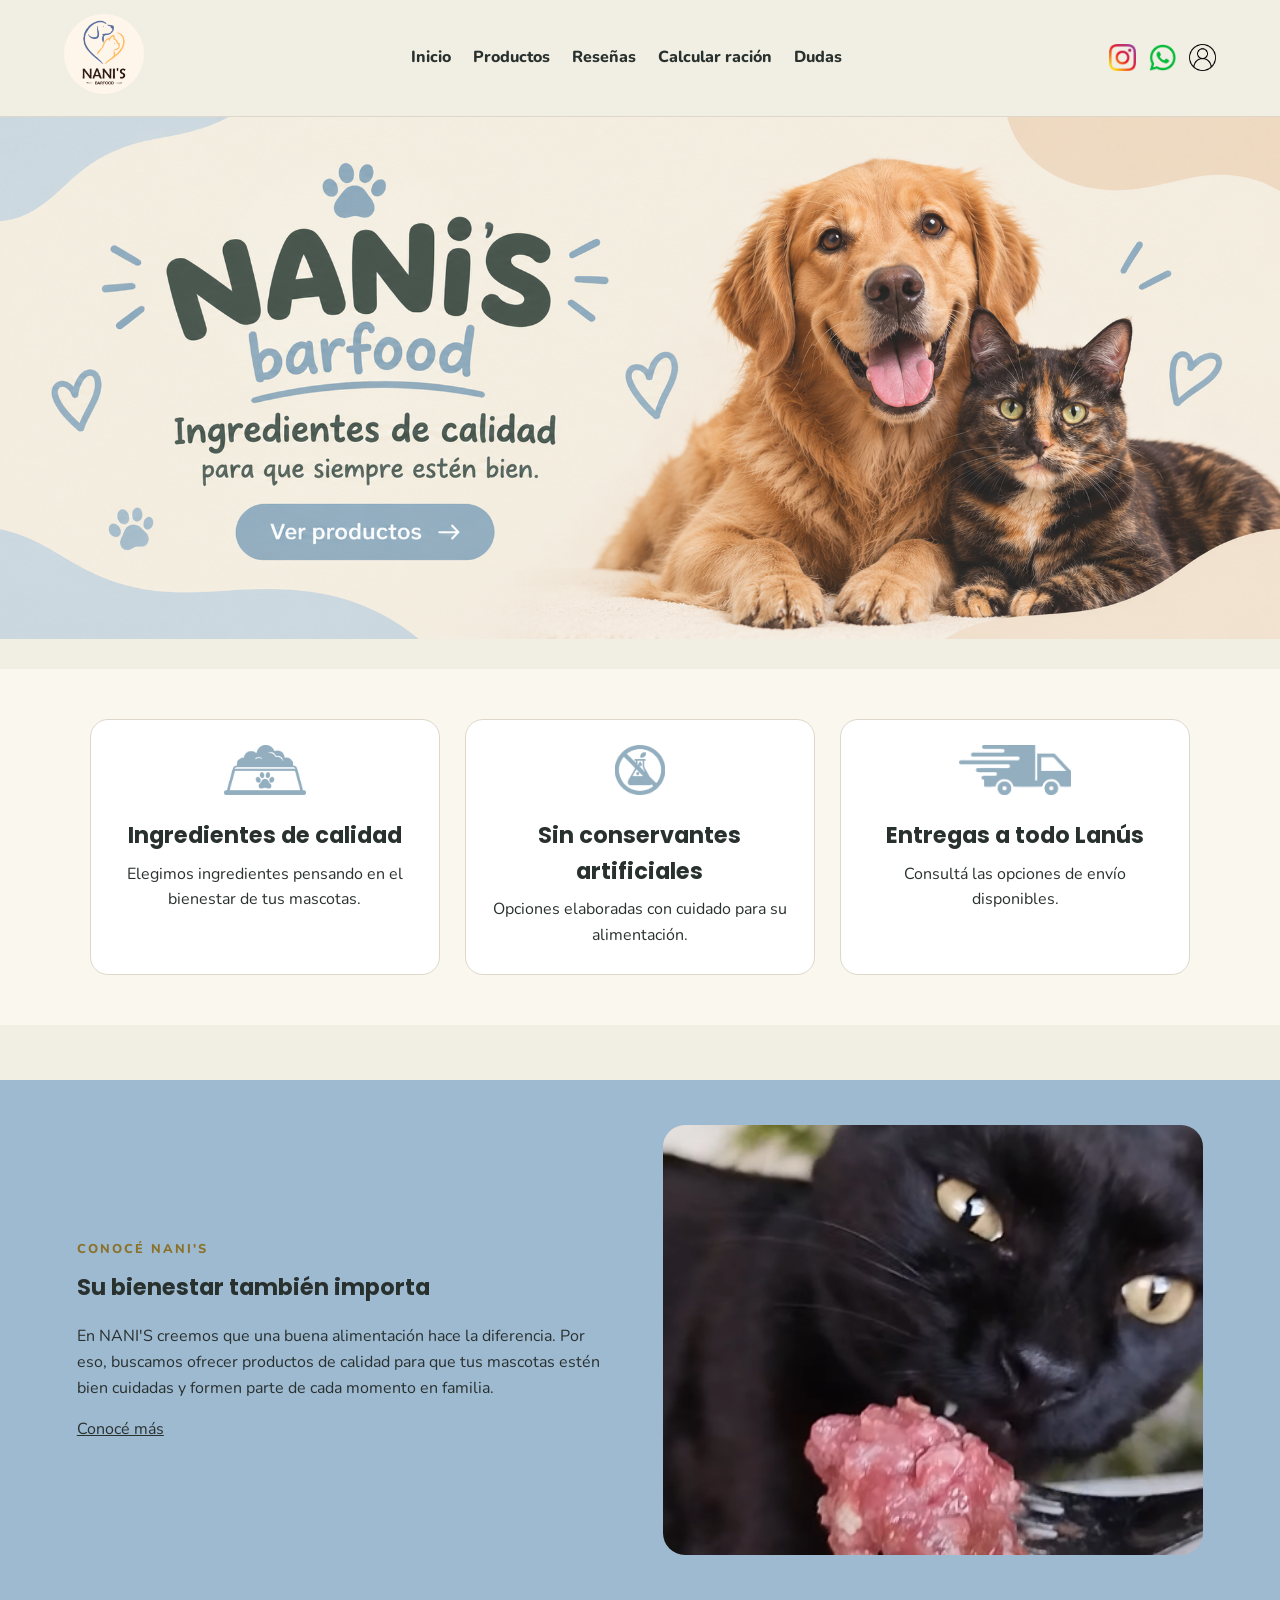
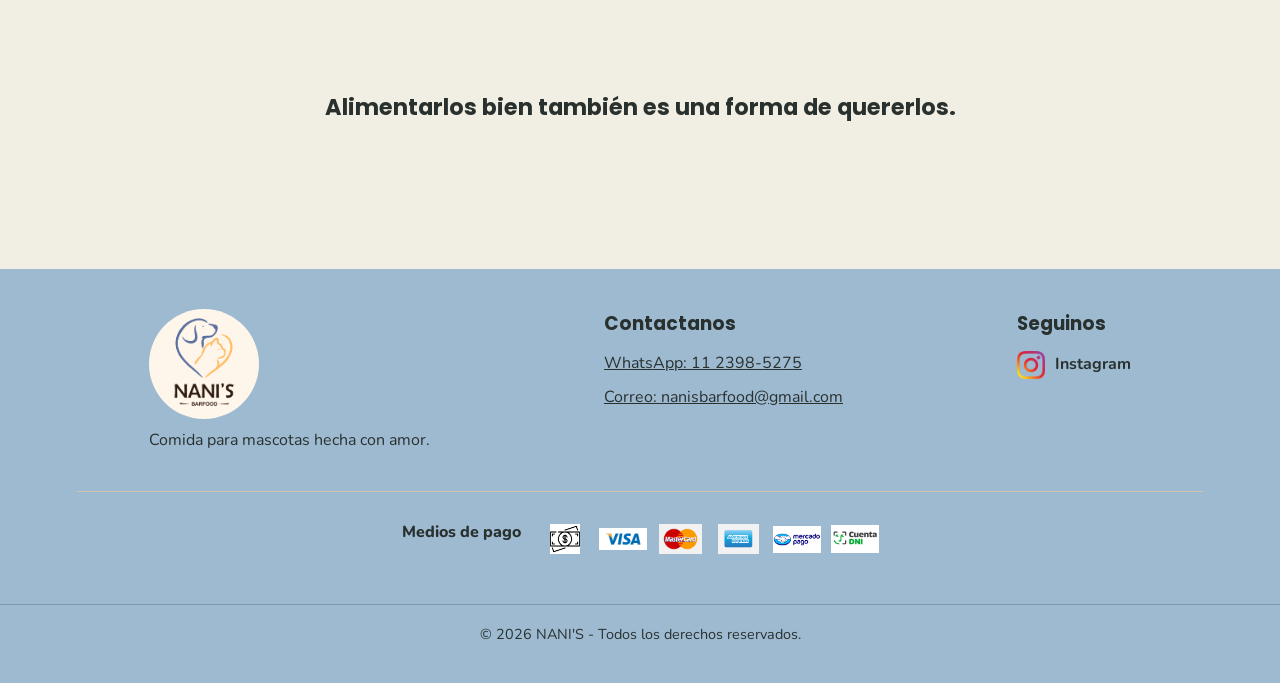
<file: Proyecto - Nani's Barfood/index.html>
<!DOCTYPE html>
<html lang="es">

<head>
    <meta charset="UTF-8">
    <meta name="viewport" content="width=device-width, initial-scale=1.0">

    <link rel="icon" type="image/png" href="imagenes\logo nanis.png">

    <title>NANI'S | Comida para mascotas</title>

    <link rel="preconnect" href="https://fonts.googleapis.com">
    <link rel="preconnect" href="https://fonts.gstatic.com" crossorigin>

    <link href="https://fonts.googleapis.com/css2?family=Lato:wght@400;700&family=Nunito:wght@400;600;700;800&family=Poppins:wght@500;600;700;800&display=swap" rel="stylesheet">

    <link rel="stylesheet" href="estilos.css">
</head>

<body>

    <!-- ENCABEZADO -->
    <header class="navbar">

        <a href="index.html" class="logo">
            <img src="imagenes\logo nanis.png" alt="Logo NANI'S">
        </a>

        <nav class="nav-enlaces">
            <a href="index.html">Inicio</a>
            <a href="productos.html">Productos</a>
            <a href="resenas.html">Reseñas</a>
            <a href="racion.html">Calcular ración</a>
            <a href="dudas.html">Dudas</a>
        </nav>

        <div class="nav-icons">

            <a href=https://www.instagram.com/nanisbarfood/ target="_blank" class="icon-link">
                <img src="imagenes/instagram logo.png" alt="Instagram">
            </a>

            <a href="https://wa.me/541123985275" target="_blank" class="icon-link">
                <img src="imagenes\logo_whatsapp.png" alt="WhatsApp">
            </a>

            <a href="ingresar.html" class="icon-link">
                <img src="imagenes\ingresar_cuenta_logo.png" alt="Ingresar">
            </a>

        </div>

    </header>


    <main style="background-color: #f1eee3;">

        <!-- BANNER COMPLETO CLICKEABLE -->
        <a href="productos.html"
           class="hero-banner-link"
           aria-label="Ver todos los productos de NANI'S">

            <img src="imagenes\baner.png"
                 alt="NANI'S barfood. Ingredientes de calidad para que siempre estén bien. Perro y gato carey."
                 class="hero-banner-img">

        </a>


        <!-- BENEFICIOS: SEPARADOS DEL BANNER -->
        <section class="beneficios">

            <article class="beneficio">

                <img src="imagenes\calidad.png"
                     alt="Ingredientes de calidad">

                <div>
                    <h2>Ingredientes de calidad</h2>
                    <p>Elegimos ingredientes pensando en el bienestar de tus mascotas.</p>
                </div>

            </article>


            <article class="beneficio">

                <img src="imagenes\beneficio.png"
                     alt="Sin conservantes artificiales">

                <div>
                    <h2>Sin conservantes artificiales</h2>
                    <p>Opciones elaboradas con cuidado para su alimentación.</p>
                </div>

            </article>


            <article class="beneficio">

                <img src="imagenes\entregas.png"
                     alt="Entregas">

                <div>
                    <h2>Entregas a todo Lanús</h2>
                    <p>Consultá las opciones de envío disponibles.</p>
                </div>

            </article>

        </section>


        <!-- SECCIÓN SOBRE NANI'S -->
        <section class="nosotros-inicio"
                 style="background-color: #9ebad1; margin-top: 55px; margin-bottom: 55px; padding: 45px 6%;">

            <div class="nosotros-texto">

                <p class="etiqueta">CONOCÉ NANI'S</p>

                <h2>Su bienestar también importa</h2>

                <p>
                    En NANI'S creemos que una buena alimentación hace
                    la diferencia. Por eso, buscamos ofrecer productos
                    de calidad para que tus mascotas estén bien cuidadas
                    y formen parte de cada momento en familia.
                </p>

                <a href="dudas.html" class="boton-secundario">
                    Conocé más
                </a>

            </div>

            <div class="nosotros-imagen">

                <img src="imagenes\mascota.png"
                     alt="Mascotas de NANI'S"
                     class="imagen-hover">

            </div>

        </section>


        <!-- FRASE FINAL -->
        <section class="frase-final"
                 style="background-color: #f1eee3; padding: 35px 6%;">

            <h2>
                Alimentarlos bien también es una forma de quererlos.
            </h2>

        </section>

    </main>


    <!-- FOOTER -->
    <footer style="margin-top: 90px; background-color: #9ebad1; padding: 40px 6% 20px;">

        <div class="footer-contenido"
             style="display: flex; justify-content: space-around; align-items: flex-start; flex-wrap: wrap; gap: 30px;">

            <div>
                <a href="index.html">
                    <img src="imagenes\logo nanis.png" alt="Logo NANI'S" style="width: 110px; max-width: 100%; border-radius: 50%;">
                </a>
                <p>Comida para mascotas hecha con amor.</p>
            </div>

            <div>
                <h3>Contactanos</h3>
                <p>
                    <a href="https://wa.me/541123985275" target="_blank">
                        WhatsApp: 11 2398-5275
                    </a>
                </p>
                <p>
                    <a href="mailto:nanisbarfood@gmail.com">
                        Correo: nanisbarfood@gmail.com
                    </a>
                </p>
            </div>

            <div>
                <h3>Seguinos</h3>
                <a class="footer-red" class="contenedor-alineado" href="https://www.instagram.com/nanisbarfood/" target="_blank"><img src="imagenes\instagram logo.png" alt="Instagram"> Instagram</a></div>

            </div>

            <div class="medios-pago">
                <span>Medios de pago</span>

                <div style="display: flex; flex-wrap: wrap; align-items: center; gap: 10px; margin-top: 12px;">
                    <img src="imagenes\efectivo.png" alt="Efectivo" style="max-width: 60px; max-height: 35px;">
                    <img src="imagenes\visa.jpg" alt="Visa" style="max-width: 60px; max-height: 35px;">
                    <img src="imagenes\Mastercard.png" alt="Mastercard" style="max-width: 60px; max-height: 35px;">
                    <img src="imagenes\American.png" alt="American Express" style="max-width: 60px; max-height: 35px;">
                    <img src="imagenes/mercado pago.png" alt="Mercado Pago" style="max-width: 60px; max-height: 35px;">
                    <img src="imagenes\transferencia.png" alt="Transferencia" style="max-width: 60px; max-height: 35px;">
                </div>
            </div>

        </div>

        <div class="copyright"
             style="text-align: center; border-top: 1px solid rgba(38, 55, 70, 0.25); margin-top: 30px; padding-top: 18px;">
            © 2026 NANI'S - Todos los derechos reservados.
        </div>

    </footer>

</body>

</html>
</file>
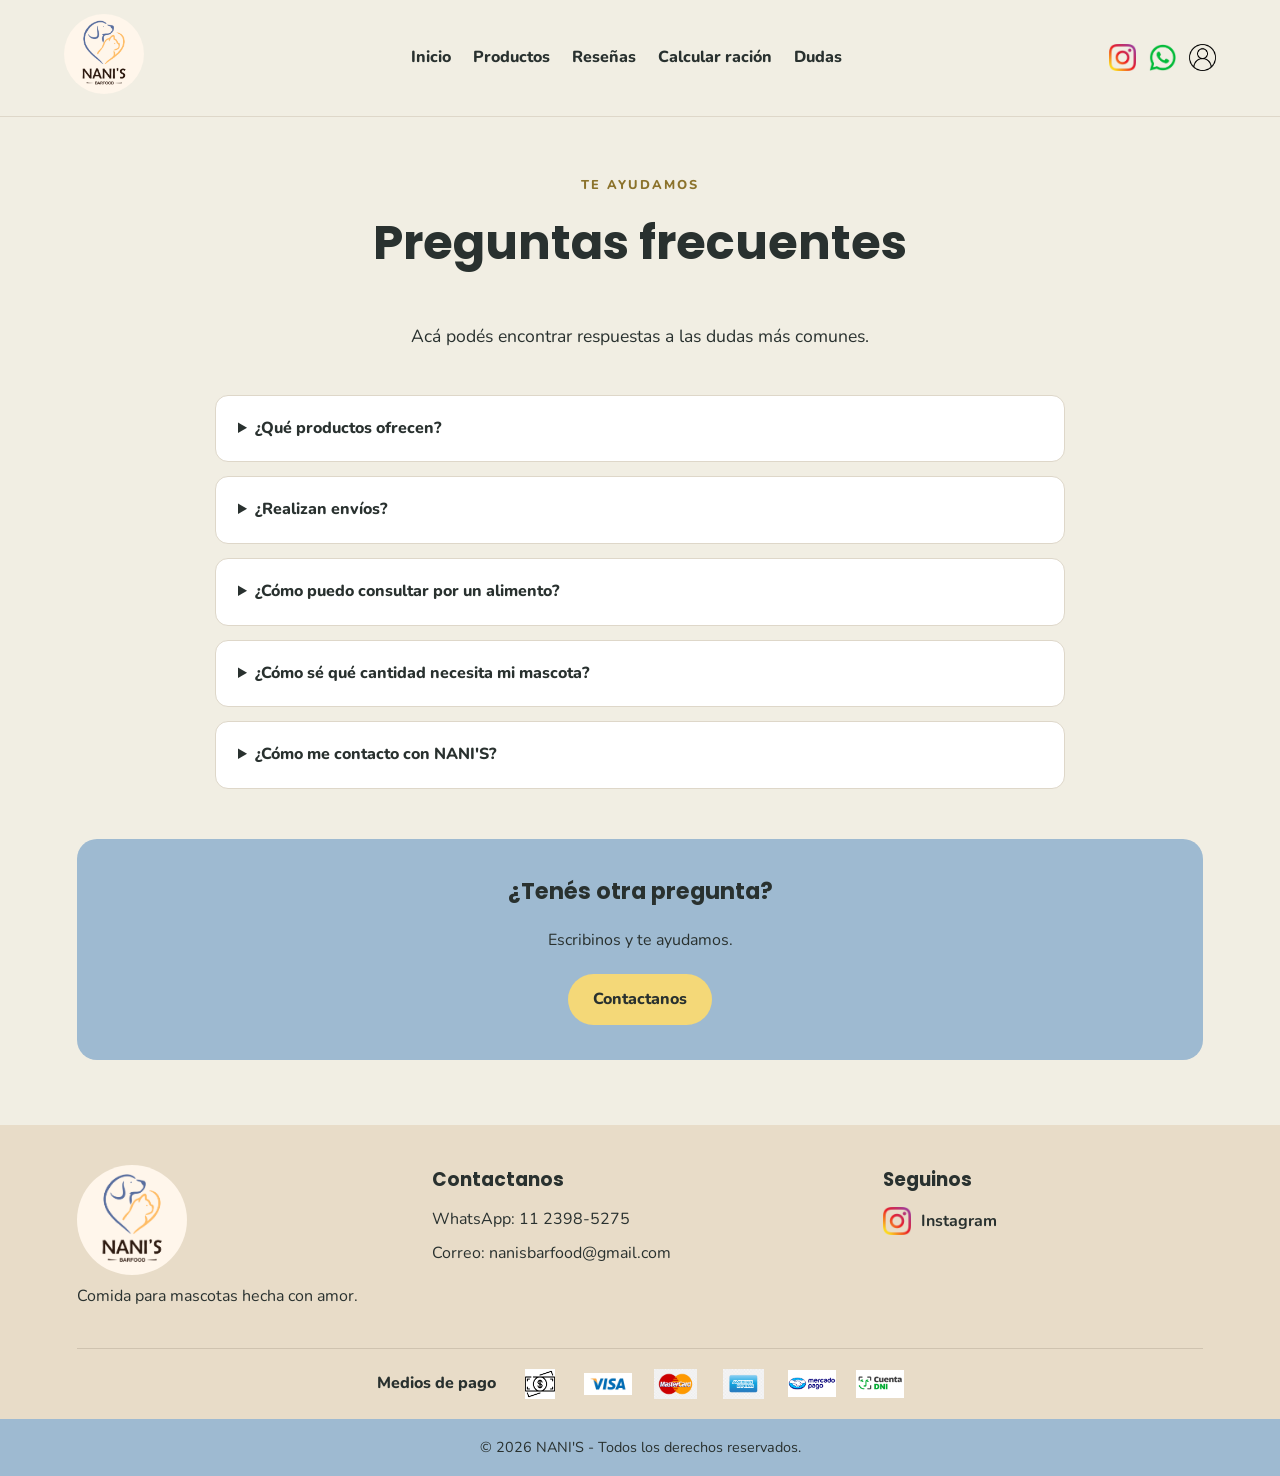
<file: Proyecto - Nani's Barfood/dudas.html>
<!DOCTYPE html>
<html lang="es">
<head>
    <meta charset="UTF-8">
    <meta name="viewport" content="width=device-width, initial-scale=1.0">
    <title>NANI'S | Dudas</title>
    <link rel="icon" type="image/png" href="imagenes\logo nanis.png">
    <link href="https://fonts.googleapis.com/css2?family=Nunito:wght@400;600;700;800&family=Poppins:wght@500;600;700&display=swap" rel="stylesheet">
    <link rel="stylesheet" href="estilos.css">
</head>
<body>

<header class="navbar">
    <a href="index.html" class="logo">
        <img src="imagenes\logo nanis.png" alt="Logo NANI'S">
    </a>
    <nav class="nav-enlaces">
        <a href="index.html">Inicio</a><a href="productos.html">Productos</a><a href="resenas.html">Reseñas</a><a href="racion.html">Calcular ración</a><a href="dudas.html">Dudas</a>
    </nav>
    <div class="nav-icons">
            <a href=https://www.instagram.com/nanisbarfood/ target="_blank" class="icon-link">
                <img src="imagenes/instagram logo.png" alt="Instagram">
            </a>

            <a href="https://wa.me/541123985275" target="_blank" class="icon-link">
                <img src="imagenes\logo_whatsapp.png" alt="WhatsApp">
            </a>

            <a href="ingresar.html" class="icon-link">
                <img src="imagenes\ingresar_cuenta_logo.png" alt="Ingresar">
            </a>
    </div>
</header>

<main class="pagina">
    <section class="encabezado-pagina">
        <span class="etiqueta">TE AYUDAMOS</span>
        <h1>Preguntas frecuentes</h1>
        <p>Acá podés encontrar respuestas a las dudas más comunes.</p>
    </section>

    <section class="preguntas">
        <details>
            <summary>¿Qué productos ofrecen?</summary>
            <p>Podés consultar las opciones disponibles en nuestra sección de Productos.</p>
        </details>
        <details>
            <summary>¿Realizan envíos?</summary>
            <p>Consultanos por WhatsApp para conocer las opciones de entrega disponibles en tu zona.</p>
        </details>
        <details>
            <summary>¿Cómo puedo consultar por un alimento?</summary>
            <p>Podés escribirnos por WhatsApp y contarnos qué producto te interesa.</p>
        </details>
        <details>
            <summary>¿Cómo sé qué cantidad necesita mi mascota?</summary>
            <p>La cantidad depende de su edad, peso, actividad y del alimento. Consultá a tu veterinario para recibir una recomendación adecuada.</p>
        </details>
        <details>
            <summary>¿Cómo me contacto con NANI'S?</summary>
            <p>Podés escribirnos al <a href="https://wa.me/541123985275" target="_blank">WhatsApp</a>.</p>
        </details>
    </section>

    <section class="consulta-productos">
        <h2>¿Tenés otra pregunta?</h2>
        <p>Escribinos y te ayudamos.</p>
        <a class="boton-principal" href="https://wa.me/541123985275" target="_blank">Contactanos</a>
    </section>
</main>

<footer>
    <div class="footer-contenido">
        <div> 
            <a href="index.html">
            <img src="imagenes\logo nanis.png" alt="Logo NANI'S" style="width: 110px; max-width: 100%; border-radius: 50%;"></a>
        <p>Comida para mascotas hecha con amor.</p></div>
        <div><h3>Contactanos</h3><p>WhatsApp: 11 2398-5275</p>
            <p>Correo: nanisbarfood@gmail.com</p></div>
        <div><h3>Seguinos</h3>
            <a class="footer-red" class="contenedor-alineado" href="https://www.instagram.com/nanisbarfood/" target="_blank"><img src="imagenes\instagram logo.png" alt="Instagram"> Instagram</a></div>
    </div>
    <div class="medios-pago"><span>Medios de pago</span> <img src="imagenes\efectivo.png" alt="Efectivo" style="max-width: 60px; max-height: 35px;">
        <img src="imagenes\visa.jpg" alt="Visa" style="max-width: 60px; max-height: 35px;">
        <img src="imagenes\Mastercard.png" alt="Mastercard" style="max-width: 60px; max-height: 35px;">
        <img src="imagenes\American.png" alt="American Express" style="max-width: 60px; max-height: 35px;">
        <img src="imagenes/mercado pago.png" alt="Mercado Pago" style="max-width: 60px; max-height: 35px;">
        <img src="imagenes\transferencia.png" alt="Transferencia" style="max-width: 60px; max-height: 35px;"></div>
    <div class="copyright">© 2026 NANI'S - Todos los derechos reservados.</div>
</footer>

</body>
</html>
</file>
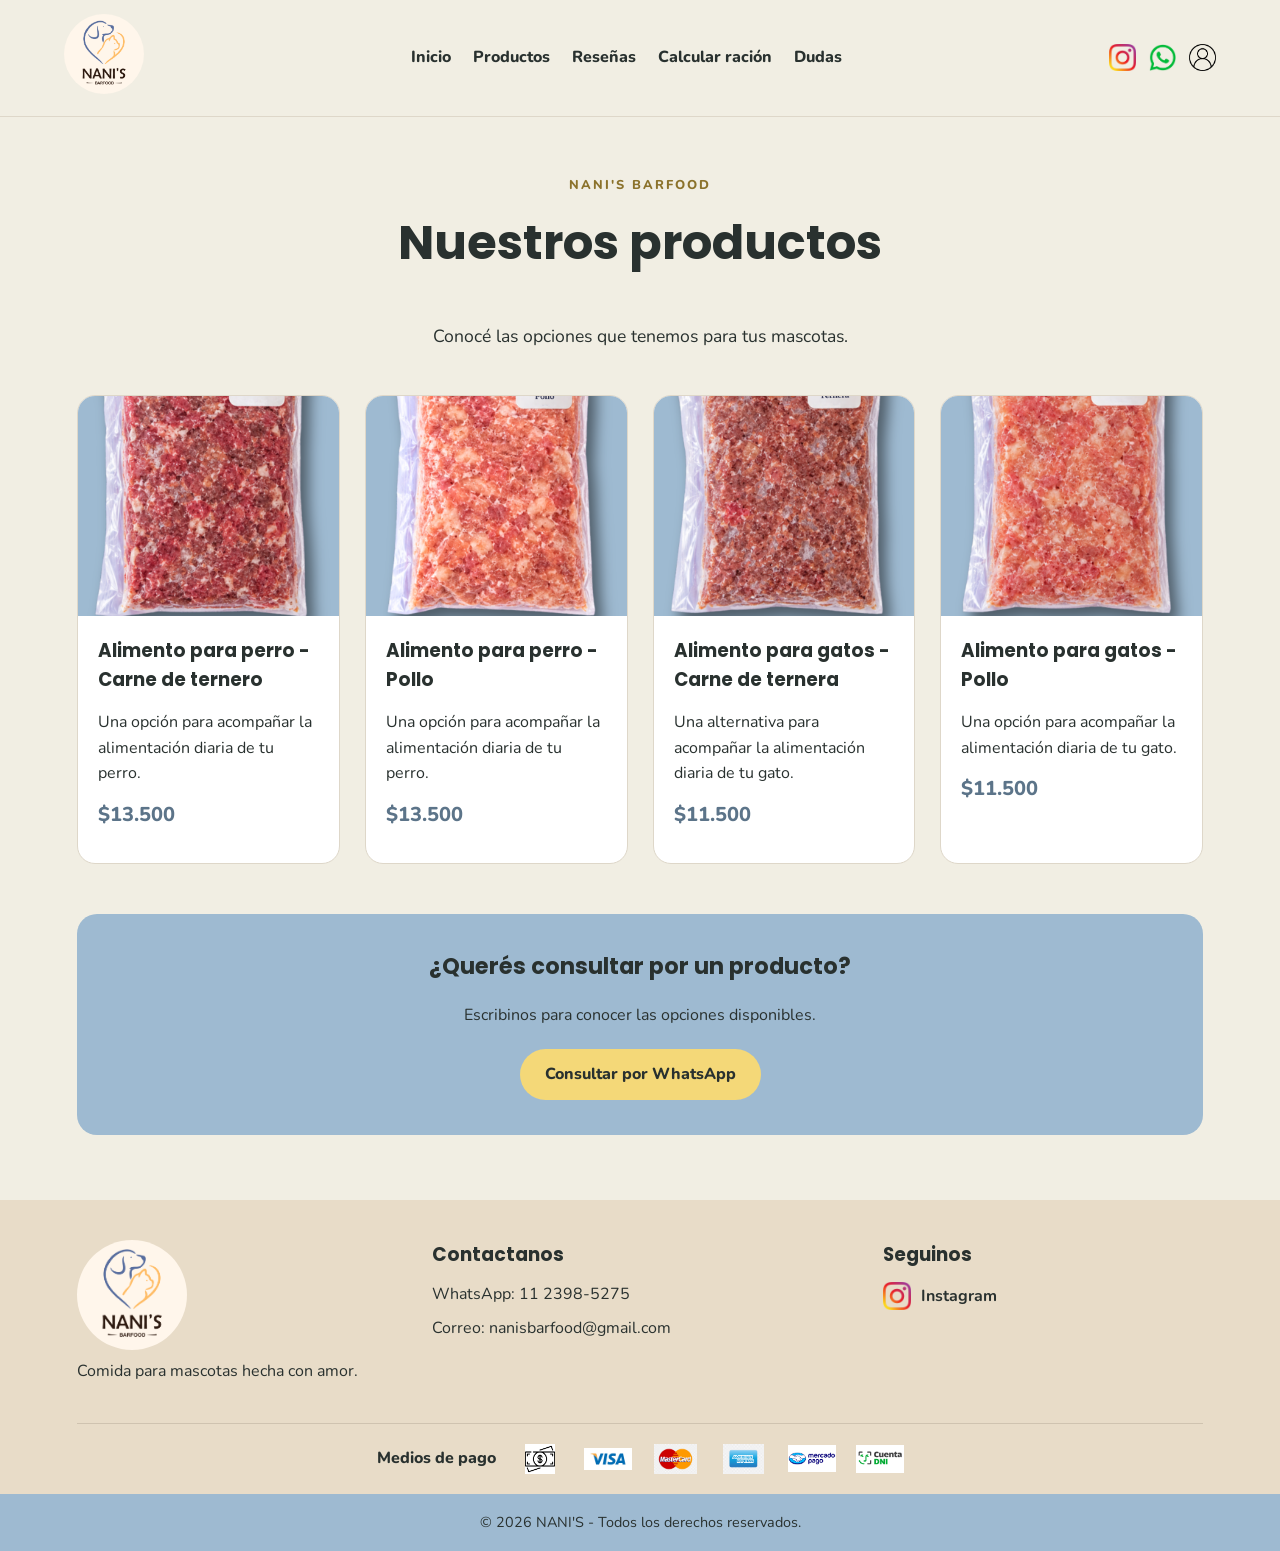
<file: Proyecto - Nani's Barfood/productos.html>
<!DOCTYPE html>
<html lang="es">
<head>
    <meta charset="UTF-8">
    <meta name="viewport" content="width=device-width, initial-scale=1.0">
    <title>NANI'S | Productos</title>
    <link rel="icon" type="image/png" href="imagenes\logo nanis.png">
    <link href="https://fonts.googleapis.com/css2?family=Nunito:wght@400;600;700;800&family=Poppins:wght@500;600;700&display=swap" rel="stylesheet">
    <link rel="stylesheet" href="estilos.css">
</head>
<body>

<header class="navbar">
    <a href="index.html" class="logo">
        <img src="imagenes\logo nanis.png" alt="Logo NANI'S">
    </a>
    <nav class="nav-enlaces">
        <a href="index.html">Inicio</a>
        <a href="productos.html">Productos</a>
        <a href="resenas.html">Reseñas</a>
        <a href="racion.html">Calcular ración</a>
        <a href="dudas.html">Dudas</a>
    </nav>
    <div class="nav-icons">
        <a href=https://www.instagram.com/nanisbarfood/ target="_blank" class="icon-link">
            <img src="imagenes/instagram logo.png" alt="Instagram">
        </a>

        <a href="https://wa.me/541123985275" target="_blank" class="icon-link">
            <img src="imagenes\logo_whatsapp.png" alt="WhatsApp">
        </a>

        <a href="ingresar.html" class="icon-link">
            <img src="imagenes\ingresar_cuenta_logo.png" alt="Ingresar">
        </a>
    </div>
</header>

<main class="pagina">
    <section class="encabezado-pagina">
        <span class="etiqueta">NANI'S BARFOOD</span>
        <h1>Nuestros productos</h1>
        <p>Conocé las opciones que tenemos para tus mascotas.</p>
    </section>

    <section class="productos">
        <article class="producto">
            <img src="imagenes\Perro-Carne.png" alt="Alimento para perro - Carne de ternera">
            <div class="producto-contenido">
                <h2>Alimento para perro - Carne de ternero</h2>
                <p>Una opción para acompañar la alimentación diaria de tu perro.</p>
                <p class="precio">$13.500</p>
            </div>
        </article>

        <article class="producto">
            <img src="imagenes/Perro-Pollo.png" alt="Alimento para perro - Pollo">
            <div class="producto-contenido">
                <h2>Alimento para perro - Pollo</h2>
                <p>Una opción para acompañar la alimentación diaria de tu perro.</p>
                <p class="precio">$13.500</p>
            </div>
        </article>

        <article class="producto">
            <img src="imagenes\Gato-Carne.png" alt="Alimento para gatos - Carne de ternera">
            <div class="producto-contenido">
                <h2>Alimento para gatos - Carne de ternera</h2>
                <p>Una alternativa para acompañar la alimentación diaria de tu gato.</p>
                <p class="precio">$11.500</p>
            </div>
        </article>

        <article class="producto">
            <img src="imagenes\Gato-Pollo.png" alt="Alimento senior">
            <div class="producto-contenido">
                <h2>Alimento para gatos - Pollo</h2>
                <p>Una opción para acompañar la alimentación diaria de tu gato.</p>
                <p class="precio">$11.500</p>
            </div>
        </article>
    </section>

    <section class="consulta-productos">
        <h2>¿Querés consultar por un producto?</h2>
        <p>Escribinos para conocer las opciones disponibles.</p>
        <a class="boton-principal" href="https://wa.me/541124776407" target="_blank">Consultar por WhatsApp</a>
    </section>
</main>

<footer>
    <div class="footer-contenido">
        <div> <a href="index.html">
            <img src="imagenes\logo nanis.png" alt="Logo NANI'S" style="width: 110px; max-width: 100%; border-radius: 50%;">
        </a>
        <p>Comida para mascotas hecha con amor.</p></div>
        <div><h3>Contactanos</h3><p>WhatsApp: 11 2398-5275</p>
            <p>Correo: nanisbarfood@gmail.com</p></div>
        <div><h3>Seguinos</h3><a class="footer-red" class="contenedor-alineado" href="https://www.instagram.com/nanisbarfood/" target="_blank"><img src="imagenes\instagram logo.png" alt="Instagram"> Instagram</a></div></div>
    </div>
    <div class="medios-pago"><span>Medios de pago</span> <img src="imagenes\efectivo.png" alt="Efectivo" style="max-width: 60px; max-height: 35px;">
        <img src="imagenes\visa.jpg" alt="Visa" style="max-width: 60px; max-height: 35px;">
        <img src="imagenes\Mastercard.png" alt="Mastercard" style="max-width: 60px; max-height: 35px;">
        <img src="imagenes\American.png" alt="American Express" style="max-width: 60px; max-height: 35px;">
        <img src="imagenes/mercado pago.png" alt="Mercado Pago" style="max-width: 60px; max-height: 35px;">
        <img src="imagenes\transferencia.png" alt="Transferencia" style="max-width: 60px; max-height: 35px;"></div>
    <div class="copyright">© 2026 NANI'S - Todos los derechos reservados.</div>
</footer>

</body>
</html>
</file>
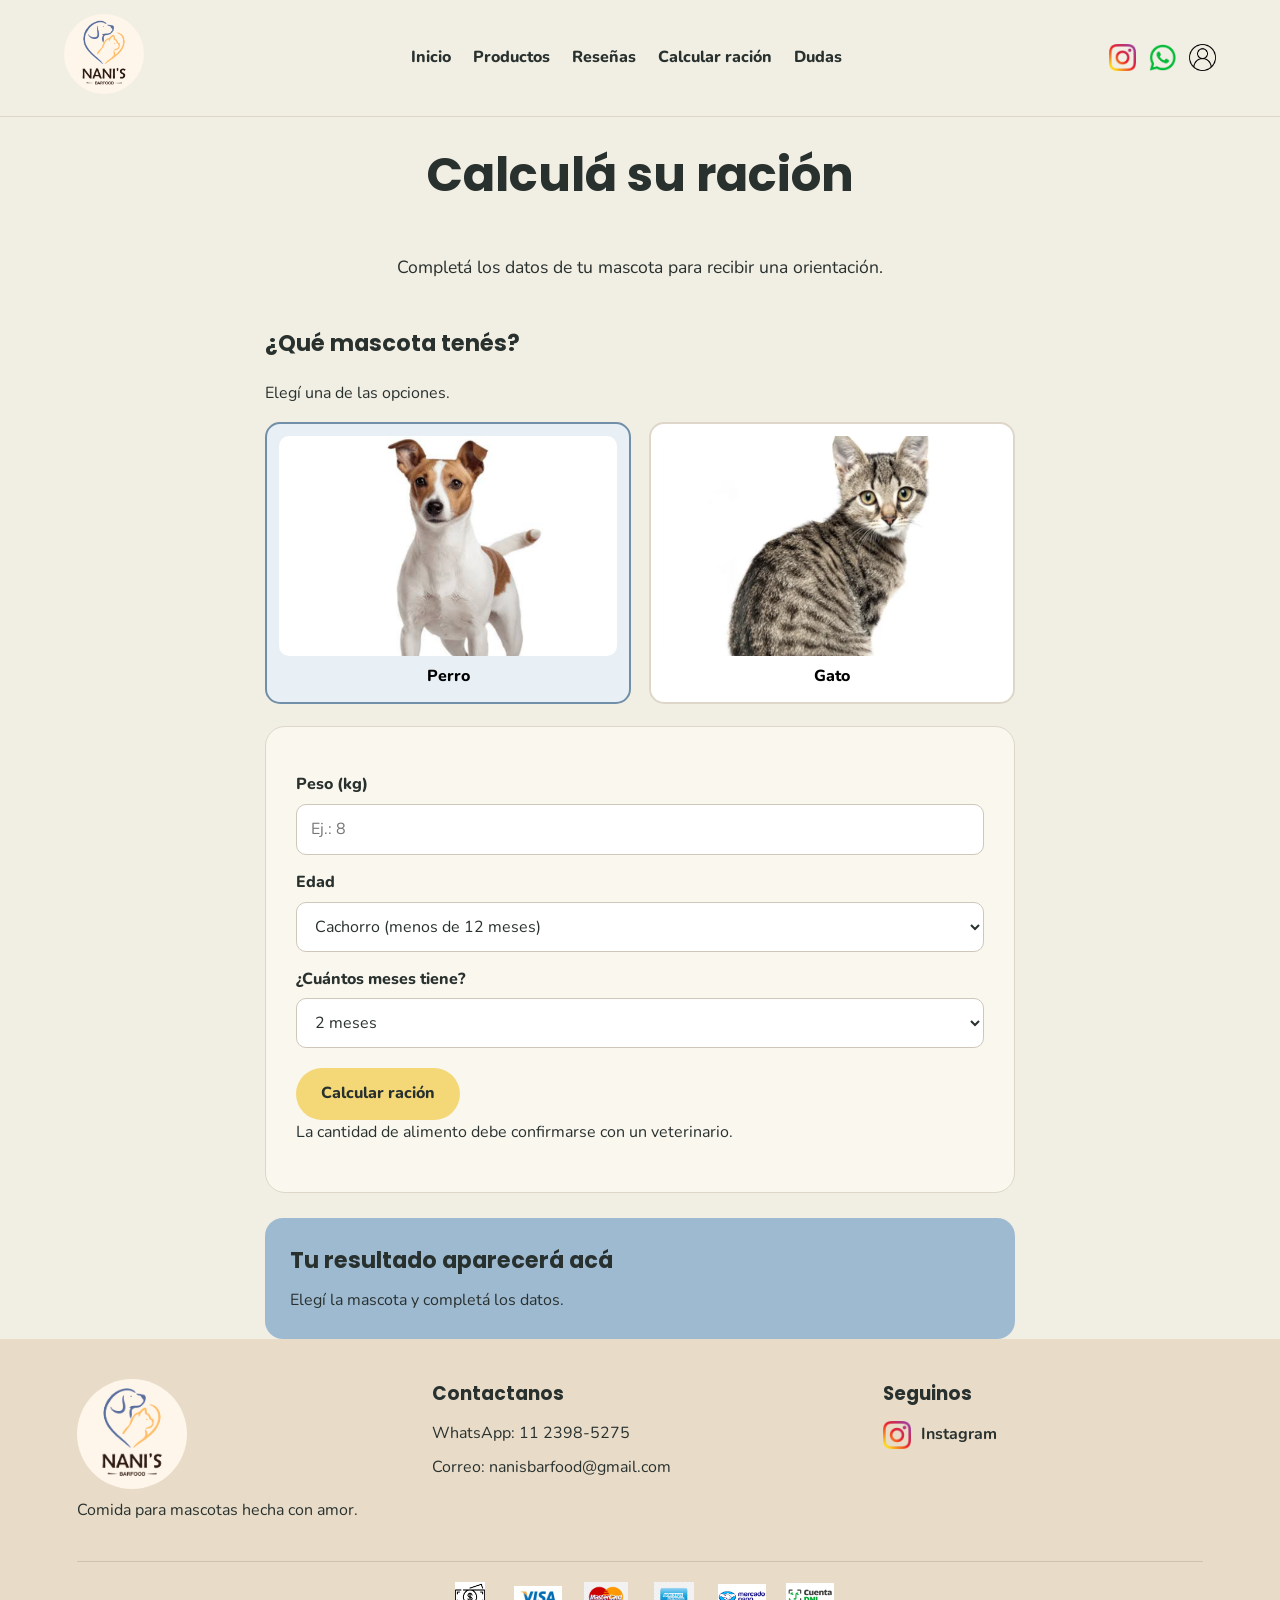
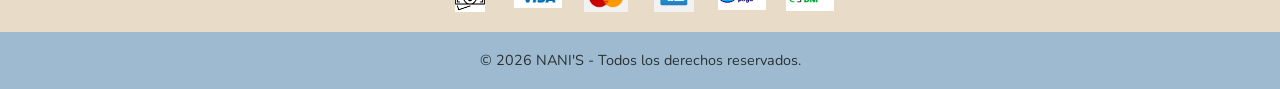
<file: Proyecto - Nani's Barfood/racion.html>
<!DOCTYPE html>
<html lang="es">
<head>
    <meta charset="UTF-8">
    <meta name="viewport" content="width=device-width, initial-scale=1.0">
    <title>NANI'S | Calcular ración</title>
    <link rel="icon" type="image/png" href="imagenes\logo nanis.png">
    <link rel="preconnect" href="https://fonts.googleapis.com">
    <link rel="preconnect" href="https://fonts.gstatic.com" crossorigin>
    <link href="https://fonts.googleapis.com/css2?family=Lato:wght@400;700&family=Nunito:wght@400;600;700;800&family=Poppins:wght@500;600;700&display=swap" rel="stylesheet">
    <link rel="stylesheet" href="estilos.css">
    <link rel="icon" type="image/png" href="imagenes\Logo Nanis Barfood - Leoni.png">
</head>
<body>

<header class="navbar">
    <a href="index.html" class="logo">
        <img src="imagenes\logo nanis.png" alt="Logo NANI'S">
    </a>
    <nav class="nav-enlaces">
        <a href="index.html">Inicio</a>
        <a href="productos.html">Productos</a>
        <a href="resenas.html">Reseñas</a>
        <a href="racion.html">Calcular ración</a>
        <a href="dudas.html">Dudas</a>
    </nav>
    <div class="nav-icons">
        <a href=https://www.instagram.com/nanisbarfood/ target="_blank" class="icon-link">
            <img src="imagenes/instagram logo.png" alt="Instagram">
        </a>

        <a href="https://wa.me/541123985275" target="_blank" class="icon-link">
            <img src="imagenes\logo_whatsapp.png" alt="WhatsApp">
        </a>

        <a href="ingresar.html" class="icon-link">
            <img src="imagenes\ingresar_cuenta_logo.png" alt="Ingresar">
        </a>
    </div>
</header>

<main>
    <section class="encabezado-pagina">
        <h1>Calculá su ración</h1>
        <p>Completá los datos de tu mascota para recibir una orientación.</p>
    </section>

    <section class="racion-contenedor">

        <div class="racion-info">
            <h2>¿Qué mascota tenés?</h2>
            <p>Elegí una de las opciones.</p>

            <div class="tipo-mascota">
                <button type="button" class="tipo-opcion seleccionado" data-tipo="Perro">
                    <img src="imagenes\perro png.png" alt="Perro">
                    <span>Perro</span>
                </button>

                <button type="button" class="tipo-opcion" data-tipo="Gato">
                    <img src="imagenes/gato png.png" alt="Gato">
                    <span>Gato</span>
                </button>
            </div>
        </div>

        <form class="formulario-racion" id="form-racion">
            <input type="hidden" id="tipo" value="Perro">

            <div class="form-group">
                <label for="peso">Peso (kg)</label>
                <input type="number" id="peso" min="0.1" step="0.1" placeholder="Ej.: 8" required>
            </div>

            <div class="form-group">
                <label for="edad">Edad</label>
                <select id="edad" required>
                    <option value="cachorro">Cachorro (menos de 12 meses)</option>
                    <option value="adulto">Adulto</option>
                    <option value="senior">Senior</option>
                </select>
            </div>

            <div class="form-group" id="grupo-meses">
                <label for="meses">¿Cuántos meses tiene?</label>
                <select id="meses" required>
                    <option value="2">2 meses</option>
                    <option value="3">3 meses</option>
                    <option value="4">4 meses</option>
                    <option value="5-6">5–6 meses</option>
                    <option value="7-10">7–10 meses</option>
                    <option value="11-12">11–12 meses</option>
                </select>
            </div>

            <div class="form-group oculto" id="grupo-actividad">
                <label for="actividad">Nivel de actividad</label>
                <select id="actividad">
                    <option value="baja">Baja</option>
                    <option value="media">Media</option>
                    <option value="alta">Alta</option>
                </select>
            </div>

            <button type="submit" class="boton-principal">Calcular ración</button>
            <p class="nota">La cantidad de alimento debe confirmarse con un veterinario.</p>
        </form>

        <div class="resultado-racion" id="resultado-racion" aria-live="polite">
            <h2>Tu resultado aparecerá acá</h2>
            <p>Elegí la mascota y completá los datos.</p>
        </div>

    </section>
</main>

<footer>
    <div class="footer-contenido">
        <div>
            <a href="index.html">
                <img src="imagenes\logo nanis.png" alt="Logo NANI'S" style="width: 110px; max-width: 100%; border-radius: 50%;">
            </a>
            <p>Comida para mascotas hecha con amor.</p>
        </div>
        <div>
            <h3>Contactanos</h3>
            <p>WhatsApp: 11 2398-5275</p>
            <p>Correo: nanisbarfood@gmail.com</p>
        </div>
        <div>
            <h3>Seguinos</h3>
            <a class="footer-red" class="contenedor-alineado" href="https://www.instagram.com/nanisbarfood/" target="_blank"><img src="imagenes\instagram logo.png" alt="Instagram"> Instagram</a></div>
        </div>
    </div>
    <div class="medios-pago">
        <img src="imagenes\efectivo.png" alt="Efectivo" style="max-width: 60px; max-height: 35px;">
                    <img src="imagenes\visa.jpg" alt="Visa" style="max-width: 60px; max-height: 35px;">
                    <img src="imagenes\Mastercard.png" alt="Mastercard" style="max-width: 60px; max-height: 35px;">
                    <img src="imagenes\American.png" alt="American Express" style="max-width: 60px; max-height: 35px;">
                    <img src="imagenes/mercado pago.png" alt="Mercado Pago" style="max-width: 60px; max-height: 35px;">
                    <img src="imagenes\transferencia.png" alt="Transferencia" style="max-width: 60px; max-height: 35px;">
    </div>
    <div class="copyright">© 2026 NANI'S - Todos los derechos reservados.</div>
</footer>

<script>
const edad = document.getElementById("edad");
const grupoMeses = document.getElementById("grupo-meses");
const grupoActividad = document.getElementById("grupo-actividad");
const meses = document.getElementById("meses");
const actividad = document.getElementById("actividad");

function actualizarEdad() {
    if (edad.value === "cachorro") {
        grupoMeses.classList.remove("oculto");
        grupoActividad.classList.add("oculto");
        meses.required = true;
        actividad.required = false;
    } else {
        grupoMeses.classList.add("oculto");
        grupoActividad.classList.remove("oculto");
        meses.required = false;
        actividad.required = true;
    }
}

edad.addEventListener("change", actualizarEdad);
actualizarEdad();

document.querySelectorAll(".tipo-opcion").forEach(function(boton) {
    boton.addEventListener("click", function() {
        document.querySelectorAll(".tipo-opcion").forEach(function(opcion) {
            opcion.classList.remove("seleccionado");
        });

        boton.classList.add("seleccionado");
        document.getElementById("tipo").value = boton.dataset.tipo;
    });
});

document.getElementById("form-racion").addEventListener("submit", function(evento) {
    evento.preventDefault();

    const tipo = document.getElementById("tipo").value;
    const peso = Number(document.getElementById("peso").value);
    const edadElegida = edad.value;
    const resultado = document.getElementById("resultado-racion");

    if (!Number.isFinite(peso) || peso <= 0) {
        resultado.innerHTML = "<h2>Ingresá un peso válido</h2>";
        return;
    }

    if (edadElegida === "cachorro" && meses.value === "") {
        resultado.innerHTML = "<h2>Falta completar la edad</h2><p>Elegí cuántos meses tiene tu cachorro.</p>";
        return;
    }

    if (edadElegida !== "cachorro" && actividad.value === "") {
        resultado.innerHTML = "<h2>Falta la actividad</h2><p>Elegí el nivel de actividad de tu mascota.</p>";
        return;
    }

    let gramosPorKg;
    let comidas;

    if (tipo === "Perro") {
        if (edadElegida === "cachorro") {
            gramosPorKg = (
                meses.value === "2" ||
                meses.value === "3" ||
                meses.value === "4"
            ) ? 35 : 25;

            comidas = 3;
        } else if (edadElegida === "senior") {
            gramosPorKg = 15;
            comidas = 2;
        } else {
            gramosPorKg = 20;
            comidas = 2;
        }
    } else {
        if (edadElegida === "cachorro") {
            gramosPorKg = (
                meses.value === "2" ||
                meses.value === "3" ||
                meses.value === "4"
            ) ? 30 : 20;

            comidas = 3;
        } else if (edadElegida === "senior") {
            gramosPorKg = 12;
            comidas = 2;
        } else {
            gramosPorKg = 15;
            comidas = 2;
        }
    }

    if (edadElegida !== "cachorro") {
        if (actividad.value === "baja") {
            gramosPorKg *= 0.8;
        } else if (actividad.value === "alta") {
            gramosPorKg *= 1.2;
        }
    }

    const gramosDiarios = Math.round(peso * gramosPorKg);
    const gramosPorComida = Math.round(gramosDiarios / comidas);

    const nombreEdad = edadElegida === "cachorro"
        ? "cachorro"
        : edadElegida === "adulto"
            ? "adulto"
            : "senior";

    const nombreMascota = tipo === "Perro" ? "perro" : "gato";

    resultado.innerHTML =
        "<h2>🐾 Resultado ✨</h2>" +
        "<div class='resultado-detalle'>" +
            "<p>Total por día</p>" +
            "<h2>" + gramosDiarios + " g</h2>" +
            "<hr>" +
            "<p>Repartido en</p>" +
            "<h2>" + comidas + " comidas</h2>" +
            "<hr>" +
            "<p>Cada ración</p>" +
            "<h2>" + gramosPorComida + " g</h2>" +
        "</div>" +
        "<p>Tu " + nombreMascota + " " + nombreEdad +
        " tendría una porción estimada de " + gramosDiarios +
        " g por día, repartidos en " + comidas +
        " comidas de aproximadamente " + gramosPorComida +
        " g cada una.</p>" +
        "<p class='nota'>La cantidad de alimento debe confirmarse con un veterinario.</p>";
});
</script>

</body>
</html>
</file>
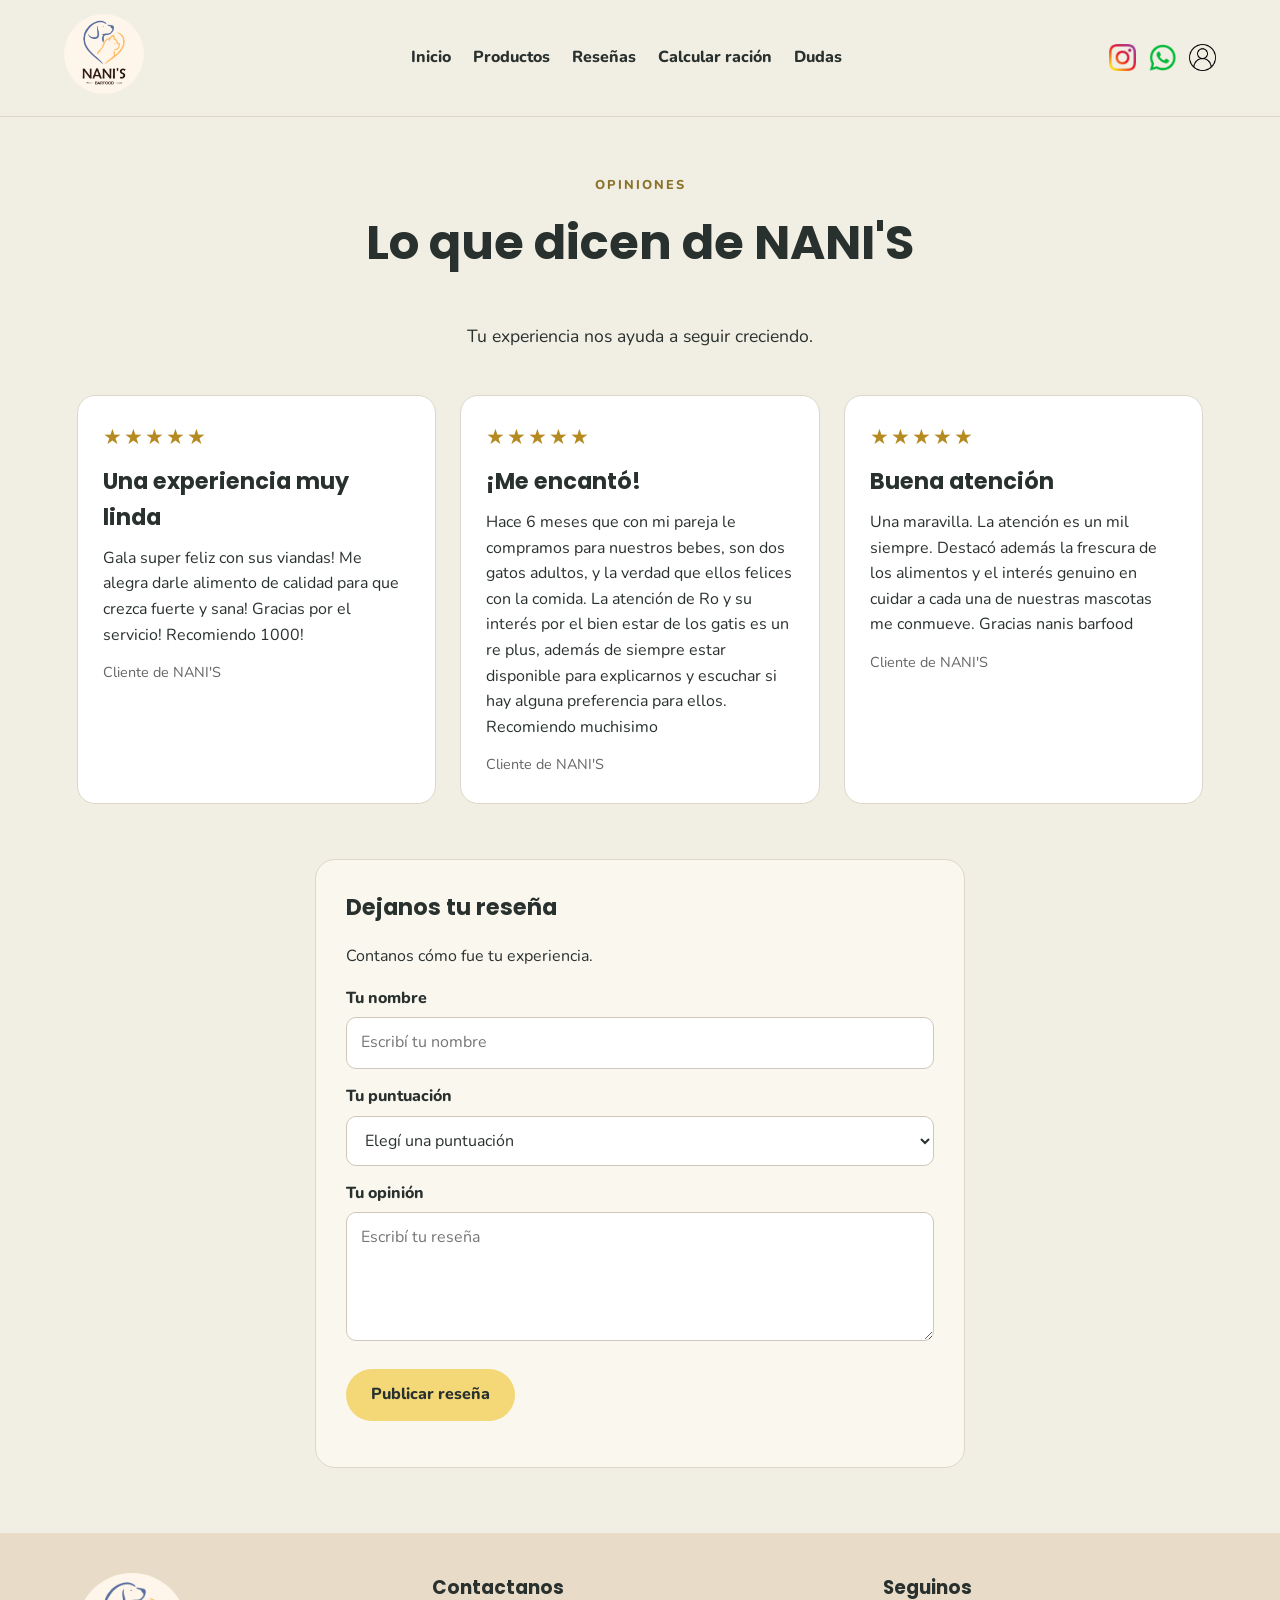
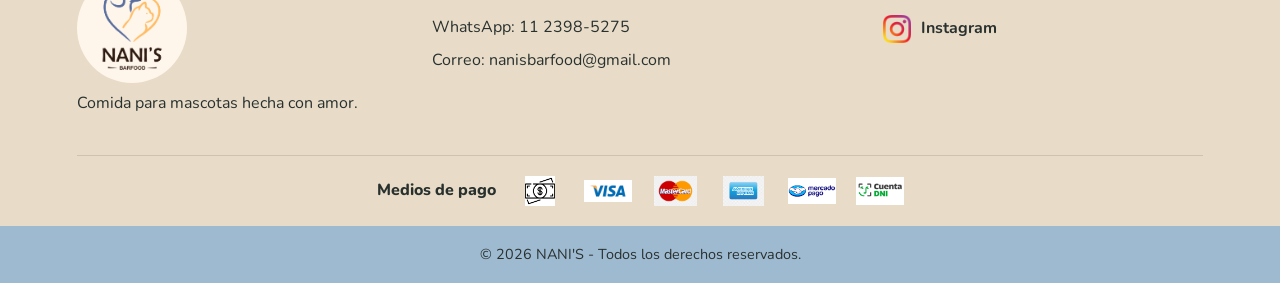
<file: Proyecto - Nani's Barfood/resenas.html>
<!DOCTYPE html>
<html lang="es">
<head>
    <meta charset="UTF-8">
    <meta name="viewport" content="width=device-width, initial-scale=1.0">
    <title>NANI'S | Reseñas</title>
    <link rel="icon" type="image/png" href="imagenes\logo nanis.png">
    <link href="https://fonts.googleapis.com/css2?family=Nunito:wght@400;600;700;800&family=Poppins:wght@500;600;700&display=swap" rel="stylesheet">
    <link rel="stylesheet" href="estilos.css">
</head>
<body>

<header class="navbar">
    <a href="index.html" class="logo">
        <img src="imagenes\logo nanis.png" alt="Logo NANI'S">
    </a>
    <nav class="nav-enlaces">
        <a href="index.html">Inicio</a><a href="productos.html">Productos</a><a href="resenas.html">Reseñas</a><a href="racion.html">Calcular ración</a><a href="dudas.html">Dudas</a>
    </nav>
    <div class="nav-icons">
        <a href=https://www.instagram.com/nanisbarfood/ target="_blank" class="icon-link">
            <img src="imagenes/instagram logo.png" alt="Instagram">
        </a>

        <a href="https://wa.me/541123985275" target="_blank" class="icon-link">
            <img src="imagenes\logo_whatsapp.png" alt="WhatsApp">
        </a>

        <a href="ingresar.html" class="icon-link">
            <img src="imagenes\ingresar_cuenta_logo.png" alt="Ingresar">
        </a>
    </div>
</header>

<main class="pagina">
    <section class="encabezado-pagina">
        <span class="etiqueta">OPINIONES</span>
        <h1>Lo que dicen de NANI'S</h1>
        <p>Tu experiencia nos ayuda a seguir creciendo.</p>
    </section>

    <section class="resenas" id="lista-resenas">
        <article class="resena">
            <div class="estrellas">★★★★★</div>
            <h2>Una experiencia muy linda</h2>
            <p> Gala super feliz con sus viandas! Me alegra darle alimento de calidad para que crezca fuerte y sana! Gracias por el servicio! Recomiendo 1000!
            </p>
            <span>Cliente de NANI'S</span>
        </article>

        <article class="resena">
            <div class="estrellas">★★★★★</div>
            <h2>¡Me encantó!</h2>
            <p>Hace 6 meses que con mi pareja le compramos para nuestros bebes, son dos gatos adultos, y la verdad que ellos felices con la comida. La atención de Ro y su interés por el bien estar de los gatis es un re plus, además de siempre estar disponible para
                explicarnos y escuchar si hay alguna preferencia para ellos. Recomiendo muchisimo</p>
            <span>Cliente de NANI'S</span>
        </article>

        <article class="resena">
            <div class="estrellas">★★★★★</div>
            <h2>Buena atención</h2>
            <p>Una maravilla. La atención es un mil siempre. Destacó además la frescura de los alimentos y el
                interés genuino en cuidar a
                cada una de nuestras mascotas
                me conmueve. Gracias nanis
                barfood</p>
            <span>Cliente de NANI'S</span>
        </article>
    </section>

    <section class="formulario-resena">
        <h2>Dejanos tu reseña</h2>
        <p>Contanos cómo fue tu experiencia.</p>

        <form id="form-resena">
            <label for="nombre-resena">Tu nombre</label>
            <input id="nombre-resena" type="text" required placeholder="Escribí tu nombre">

            <label for="estrellas-resena">Tu puntuación</label>
            <select id="estrellas-resena" required>
                <option value="">Elegí una puntuación</option>
                <option value="5">★★★★★ - Excelente</option>
                <option value="4">★★★★ - Muy buena</option>
                <option value="3">★★★ - Buena</option>
                <option value="2">★★ - Regular</option>
                <option value="1">★ - Mala</option>
            </select>

            <label for="texto-resena">Tu opinión</label>
            <textarea id="texto-resena" rows="4" required placeholder="Escribí tu reseña"></textarea>

            <button type="submit" class="boton-principal">Publicar reseña</button>
            <p id="mensaje-resena" aria-live="polite"></p>
        </form>
    </section>
</main>

<footer>
    <div class="footer-contenido">
        <div> <a href="index.html">
            <img src="imagenes\logo nanis.png" alt="Logo NANI'S" style="width: 110px; max-width: 100%; border-radius: 50%;">
        </a>
        <p>Comida para mascotas hecha con amor.</p></div>
        <div><h3>Contactanos</h3><p>WhatsApp: 11 2398-5275</p>
            <p>Correo: nanisbarfood@gmail.com</p></div>
        <div><h3>Seguinos</h3><a class="footer-red" class="contenedor-alineado" href="https://www.instagram.com/nanisbarfood/" target="_blank"><img src="imagenes\instagram logo.png" alt="Instagram"> Instagram</a></div></div>
    </div>
    <div class="medios-pago"><span>Medios de pago</span> <img src="imagenes\efectivo.png" alt="Efectivo" style="max-width: 60px; max-height: 35px;">
        <img src="imagenes\visa.jpg" alt="Visa" style="max-width: 60px; max-height: 35px;">
        <img src="imagenes\Mastercard.png" alt="Mastercard" style="max-width: 60px; max-height: 35px;">
        <img src="imagenes\American.png" alt="American Express" style="max-width: 60px; max-height: 35px;">
        <img src="imagenes/mercado pago.png" alt="Mercado Pago" style="max-width: 60px; max-height: 35px;">
        <img src="imagenes\transferencia.png" alt="Transferencia" style="max-width: 60px; max-height: 35px;"></div>
    <div class="copyright">© 2026 NANI'S - Todos los derechos reservados.</div>
</footer>

<script>
document.getElementById("form-resena").addEventListener("submit", function(evento) {
    evento.preventDefault();

    const nombre = document.getElementById("nombre-resena").value.trim();
    const puntuacion = Number(document.getElementById("estrellas-resena").value);
    const opinion = document.getElementById("texto-resena").value.trim();

    if (!nombre || !puntuacion || !opinion) return;

    const tarjeta = document.createElement("article");
    tarjeta.className = "resena";

    const estrellas = document.createElement("div");
    estrellas.className = "estrellas";
    estrellas.textContent = "★".repeat(puntuacion) + "☆".repeat(5 - puntuacion);

    const titulo = document.createElement("h2");
    titulo.textContent = "Opinión de " + nombre;

    const texto = document.createElement("p");
    texto.textContent = opinion;

    const firma = document.createElement("span");
    firma.textContent = "Cliente de NANI'S";

    tarjeta.append(estrellas, titulo, texto, firma);
    document.getElementById("lista-resenas").prepend(tarjeta);

    document.getElementById("form-resena").reset();
    document.getElementById("mensaje-resena").textContent = "¡Tu reseña se agregó a esta página!";
});
</script>

</body>
</html>
</file>
<file: Proyecto - Nani's Barfood/estilos.css>
:root {
    --crema: #f1eee3;
    --azul: #9ebad1;
    --amarillo: #f4d878;
    --beige: #e8dcc8;
    --beige-claro: #faf7ef;
    --texto: #29312f;
    --borde: #ded7c9;
    --blanco: #ffffff;
}

* {
    box-sizing: border-box;
}

html {
    scroll-behavior: smooth;
}

body {
    margin: 0;
    background: var(--crema);
    color: var(--texto);
    font-family: "Nunito", sans-serif;
    line-height: 1.6;
}

h1, h2, h3, .logo {
    font-family: "Poppins", sans-serif;
}

h1, h2, h3, p {
    margin-top: 0;
}

h1 {
    font-size: clamp(2rem, 4vw, 3rem);
}

h2 {
    font-size: 1.4rem;
}

a {
    color: inherit;
}

img {
    max-width: 100%;
}

button, input, select, textarea {
    font: inherit;
}

button, a {
    -webkit-tap-highlight-color: transparent;
}

/* ENCABEZADO */

.navbar {
    width: 100%;
    padding: 14px 5%;
    background: var(--crema);
    display: flex;
    align-items: center;
    justify-content: space-between;
    gap: 24px;
    flex-wrap: wrap;
    border-bottom: 1px solid var(--borde);
}

.logo img {
    height: 80px;
    width: 80px;
    border-radius: 50%;
    object-fit: contain;
    transition: transform .25s ease;

}

.logo img:hover {
    transform: scale(1.06);
}

.nav-enlaces {
    display: flex;
    align-items: center;
    justify-content: center;
    gap: 22px;
    flex-wrap: wrap;
}

.nav-enlaces a {
    text-decoration: none;
    font-weight: 800;
    transition: color .2s ease;
}

.nav-enlaces a:hover {
    color: #718fa8;
}

.nav-icons {
    display: flex;
    align-items: center;
    gap: 13px;
}

.nav-icons a {
    display: inline-flex;
    align-items: center;
    justify-content: center;
}

.nav-icons img {
    width: 27px;
    height: 27px;
    object-fit: contain;
    transition: transform .25s ease;
}

.nav-icons a:hover img {
    transform: scale(1.18);
}

/* BANNER */

.banner-inicio {
    width: 100%;
    margin: 0;
    padding: 0;
    overflow: hidden;
}

.hero-banner-link {
    display: block;
    width: 100%;
    overflow: hidden;
    line-height: 0;
}

.hero-banner-img {
    display: block;
    width: 100%;
    height: auto;
    transition: transform .35s ease;
}

.hero-banner-link:hover .hero-banner-img {
    transform: scale(1.015);
}

/* SECCIONES DE INICIO */

.beneficios {
    display: grid;
    grid-template-columns: repeat(3, minmax(0, 1fr));
    gap: 25px;
    padding: 50px 7%;
    margin-top: 30px;
    background: var(--beige-claro);
}

.beneficio {
    text-align: center;
    padding: 25px 18px;
    border-radius: 18px;
    background: var(--blanco);
    border: 1px solid var(--borde);
}

.beneficio img {
    height: 50px;
    object-fit: contain;
    margin-bottom: 14px;
    transition: transform .25s ease;
}

.beneficio img:hover {
    transform: scale(1.1);
}

.beneficio h2 {
    margin-bottom: 8px;
}

.beneficio p {
    margin-bottom: 0;
}

.nosotros-inicio {
    display: grid;
    grid-template-columns: 1fr 1fr;
    gap: 45px;
    align-items: center;
    padding: 70px 8%;
}

.nosotros-texto p {
    max-width: 600px;
}

.nosotros-imagen img {
    display: block;
    width: 100%;
    max-height: 430px;
    object-fit: cover;
    border-radius: 22px;
    transition: transform .3s ease;
}

.nosotros-imagen img:hover {
    transform: scale(1.025);
}

.etiqueta {
    display: inline-block;
    font-weight: 800;
    letter-spacing: 2px;
    font-size: .8rem;
    margin-bottom: 10px;
    color: #8b722b;
}

.frase-final {
    text-align: center;
    padding: 50px 20px;
    background: var(--azul);
}

.frase-final p {
    margin-bottom: 0;
}

/* PÁGINAS INTERNAS */

.pagina {
    min-height: 60vh;
    padding: 35px 6% 65px;
}

.encabezado-pagina {
    text-align: center;
    max-width: 800px;
    margin: 20px auto 45px;
}

.encabezado-pagina p {
    font-size: 1.1rem;
}

/* BOTONES */

.boton-principal {
    display: inline-block;
    border: 0;
    border-radius: 30px;
    padding: 13px 25px;
    background: var(--amarillo);
    color: var(--texto);
    text-decoration: none;
    font-weight: 800;
    cursor: pointer;
    transition: transform .25s ease, background .25s ease, box-shadow .25s ease;
}

.boton-principal:hover {
    background: #ebc85c;
    transform: scale(1.05);
    box-shadow: 0 5px 14px #00000014;
}

button:focus-visible, a:focus-visible, input:focus-visible,
select:focus-visible, textarea:focus-visible {
    outline: 3px solid #718fa8;
    outline-offset: 3px;
}

/* PRODUCTOS */

.productos {
    display: grid;
    grid-template-columns: repeat(4, minmax(0, 1fr));
    gap: 25px;
}

.producto {
    overflow: hidden;
    border-radius: 18px;
    background: var(--blanco);
    border: 1px solid var(--borde);
    transition: transform .25s ease, box-shadow .25s ease;
}

.producto:hover {
    transform: translateY(-5px);
    box-shadow: 0 10px 24px #00000012;
}

.producto > img {
    width: 100%;
    height: 220px;
    display: block;
    object-fit: cover;
    transition: transform .3s ease;
}

.producto:hover > img {
    transform: scale(1.035);
}

.producto-contenido {
    padding: 20px;
}

.producto-contenido h2 {
    font-size: 1.15rem;
}

.producto-contenido p {
    margin-bottom: 12px;
}

.precio {
    color: #5c7489;
    font-size: 1.25rem;
    font-weight: 800;
    margin-bottom: 0;
}

.consulta-productos {
    margin-top: 50px;
    padding: 35px 20px;
    text-align: center;
    background: var(--azul);
    border-radius: 20px;
}

.consulta-productos p {
    margin-bottom: 20px;
}

/* RESEÑAS */

.resenas {
    display: grid;
    grid-template-columns: repeat(3, minmax(0, 1fr));
    gap: 24px;
}

.resena {
    padding: 25px;
    border-radius: 18px;
    background: var(--blanco);
    border: 1px solid var(--borde);
}

.resena h2 {
    margin: 10px 0;
}

.resena p {
    margin-bottom: 12px;
}

.resena span {
    font-size: .9rem;
    color: #656565;
}

.estrellas {
    color: #b58a20;
    font-size: 1.3rem;
    letter-spacing: 2px;
}

.formulario-resena {
    max-width: 650px;
    margin: 55px auto 0;
    padding: 30px;
    background: var(--beige-claro);
    border-radius: 20px;
    border: 1px solid var(--borde);
}

/* FORMULARIOS */

form label {
    display: block;
    margin: 15px 0 6px;
    font-weight: 800;
}

input, select, textarea {
    width: 100%;
    padding: 12px 14px;
    border: 1px solid #cfc7b9;
    border-radius: 10px;
    background: white;
    color: var(--texto);
}

textarea {
    resize: vertical;
}

form .boton-principal {
    margin-top: 20px;
}

/* CALCULAR RACIÓN */

.racion-contenedor {
    max-width: 750px;
    margin: 0 auto;
}

.formulario-racion {
    padding: 30px;
    background: var(--beige-claro);
    border: 1px solid var(--borde);
    border-radius: 20px;
}

.tipo-mascota {
    display: grid;
    grid-template-columns: 1fr 1fr;
    gap: 18px;
    margin: 12px 0 22px;
}

.tipo-opcion {
    border: 2px solid var(--borde);
    border-radius: 15px;
    background: white;
    padding: 12px;
    cursor: pointer;
    font-weight: 800;
    transition: transform .25s ease, border-color .25s ease;
}

.tipo-opcion img {
    width: 100%;
    height: 220px;
    object-fit: cover;
    display: block;
    border-radius: 10px;
    margin-bottom: 8px;
    transition: transform .25s ease;
}

.tipo-opcion:hover {
    transform: scale(1.025);
}

.tipo-opcion:hover img {
    transform: scale(1.025);
}

.tipo-opcion.seleccionado {
    border-color: #718fa8;
    background: #e8f0f6;
}

.oculto {
    display: none !important;
}

.resultado-racion {
    padding: 25px;
    margin-top: 25px;
    background: var(--azul);
    border-radius: 18px;
}

.resultado-racion h2 {
    margin-bottom: 10px;
}

.resultado-racion p:last-child {
    margin-bottom: 0;
}

.nota-racion {
    margin-top: 20px;
    font-size: .9rem;
}

/* PREGUNTAS FRECUENTES */

.preguntas {
    max-width: 850px;
    margin: 0 auto;
}

.preguntas details {
    padding: 20px 22px;
    margin-bottom: 14px;
    background: var(--blanco);
    border: 1px solid var(--borde);
    border-radius: 13px;
}

.preguntas summary {
    font-weight: 800;
    cursor: pointer;
}

.preguntas details p {
    margin: 14px 0 0;
}

/* MI CUENTA */

.login {
    max-width: 500px;
    margin: 30px auto;
    padding: 35px;
    background: var(--beige-claro);
    border: 1px solid var(--borde);
    border-radius: 22px;
}

.login-logo {
    display: block;
    width: 115px;
    height: 90px;
    object-fit: contain;
    margin: 0 auto 15px;
}

.login h1, .login > p {
    text-align: center;
}

.pestanas {
    display: grid;
    grid-template-columns: 1fr 1fr;
    gap: 10px;
    margin: 25px 0;
}

.pestana {
    border: 1px solid var(--borde);
    border-radius: 12px;
    padding: 12px;
    background: white;
    cursor: pointer;
    font-weight: 800;
    transition: transform .2s ease;
}

.pestana:hover {
    transform: scale(1.03);
}

.pestana.activa {
    background: var(--azul);
    border-color: var(--azul);
}

/* FOOTER */

footer {
    background: var(--beige);
    padding: 40px 6% 0;
}

.footer-contenido {
    display: grid;
    grid-template-columns: 1fr 1.3fr 1fr;
    gap: 35px;
    padding-bottom: 30px;
}

.footer-logo {
    width: 110px;
    max-height: 85px;
    object-fit: contain;
    transition: transform .25s ease;
}

.footer-logo:hover {
    transform: scale(1.06);
}

.footer-contenido h3 {
    margin-bottom: 12px;
}

.footer-contenido p {
    margin-bottom: 8px;
}

.footer-contenido small {
    display: block;
    max-width: 300px;
}

.footer-red {
    display: flex;
    align-items: center;
    gap: 10px;
    width: fit-content;
    margin: 10px 0;
    text-decoration: none;
    font-weight: 700;
}

.footer-red img {
    width: 28px;
    height: 28px;
    object-fit: contain;
    transition: transform .25s ease;
}

.footer-red:hover img {
    transform: scale(1.15);
}

.footer-red:hover {
    text-decoration: underline;
}

.medios-pago {
    display: flex;
    align-items: center;
    justify-content: center;
    flex-wrap: wrap;
    gap: 20px;
    padding: 20px 0;
    border-top: 1px solid #cfc3b0;
}

.medios-pago span {
    font-weight: 800;
}

.medios-pago img {
    width: 48px;
    height: 30px;
    object-fit: contain;
    transition: transform .25s ease;
}

.medios-pago img:hover {
    transform: scale(1.12);
}

.copyright {
    margin: 0 -6.8%;
    padding: 17px;
    text-align: center;
    background: var(--azul);
    font-size: .9rem;
}

/* CELULARES Y TABLETS */

@media (max-width: 1000px) {
    .productos {
        grid-template-columns: repeat(2, minmax(0, 1fr));
    }

    .beneficios {
        grid-template-columns: 1fr;
    }

    .nav-enlaces {
        gap: 14px;
    }

    .resenas {
        grid-template-columns: 1fr 1fr;
    }
}

@media (max-width: 650px) {
    .navbar {
        justify-content: center;
        gap: 15px;
    }

    .logo img {
        width: 85px;
    }

    .nav-enlaces {
        width: 100%;
        gap: 12px;
        font-size: .9rem;
    }

    .nav-icons {
        justify-content: center;
        width: 100%;
    }

    .nosotros-inicio {
        grid-template-columns: 1fr;
        padding: 40px 6%;
    }

    .beneficios {
        padding: 30px 6%;
    }

    .productos {
        grid-template-columns: 1fr;
    }

    .resenas {
        grid-template-columns: 1fr;
    }

    .footer-contenido {
        grid-template-columns: 1fr;
        gap: 25px;
    }

    .formulario-resena, .formulario-racion, .login {
        padding: 22px;
    }

    .tipo-opcion img {
        height: 110px;
    }

    .medios-pago {
        gap: 12px;
    }
    
}
.contenedor-alineado{
    display: flex;
    align-items: center; /* Alinea los elementos al centro verticalmente */
    gap: 8px;            /* Agrega un espacio óptimo entre el ícono y el texto */
}
</file>
